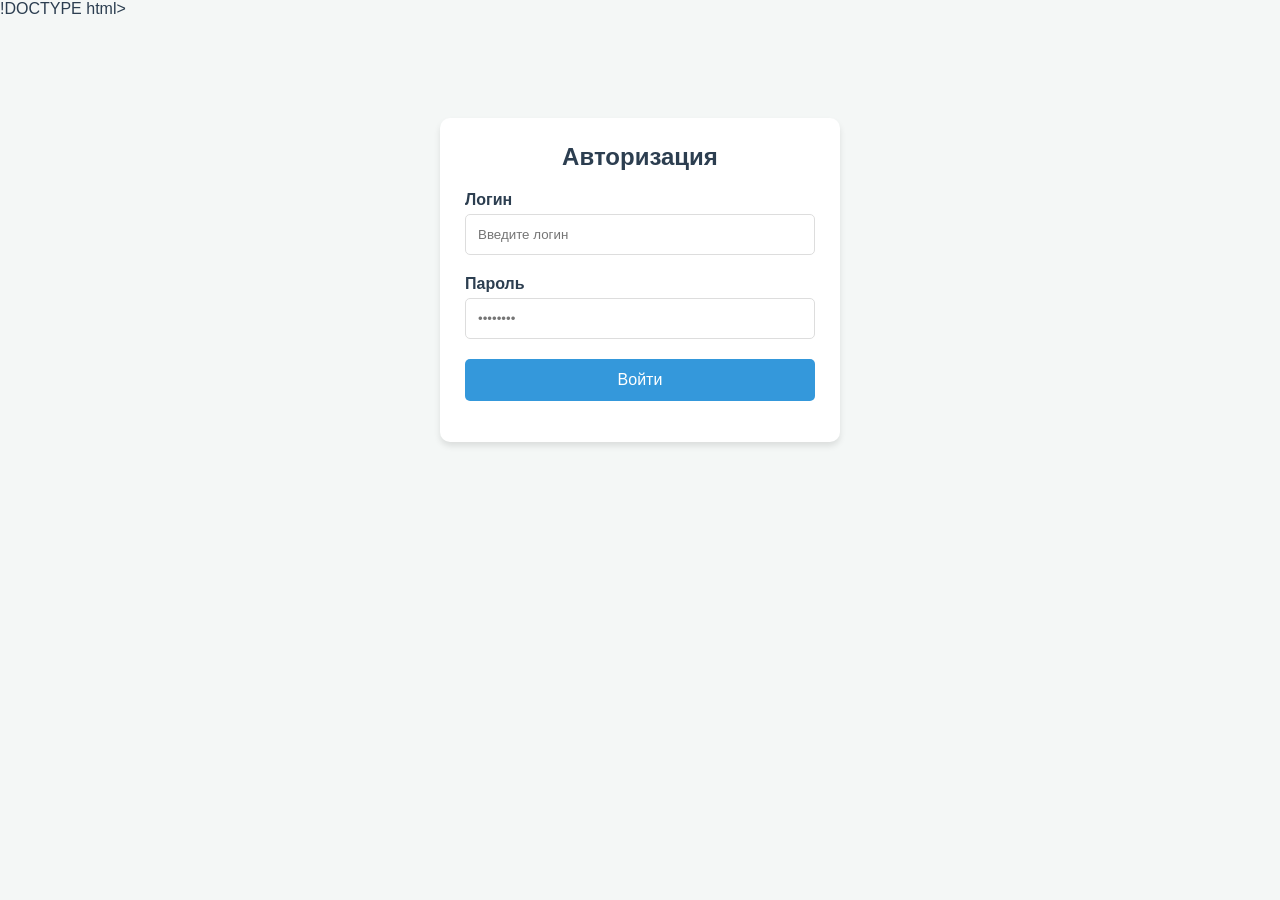
<file: Новая папка/index.html>
!DOCTYPE html>
<html lang="ru">
<head>
    <meta charset="UTF-8">
    <title>Вход в Личный Кабинет</title>
    <link rel="stylesheet" href="style.css">
</head>
<body>
    <div class="container" style="max-width: 400px; margin-top: 100px;">
        <div class="card">
            <h2 style="text-align: center;">Авторизация</h2>
            <form>
                <label>Логин</label>
                <input type="text" placeholder="Введите логин" required>

                <label>Пароль</label>
                <input type="password" placeholder="••••••••" required>

                <button type="submit">Войти</button>
            </form>
        </div>
    </div>
</body>
</html>
</file>
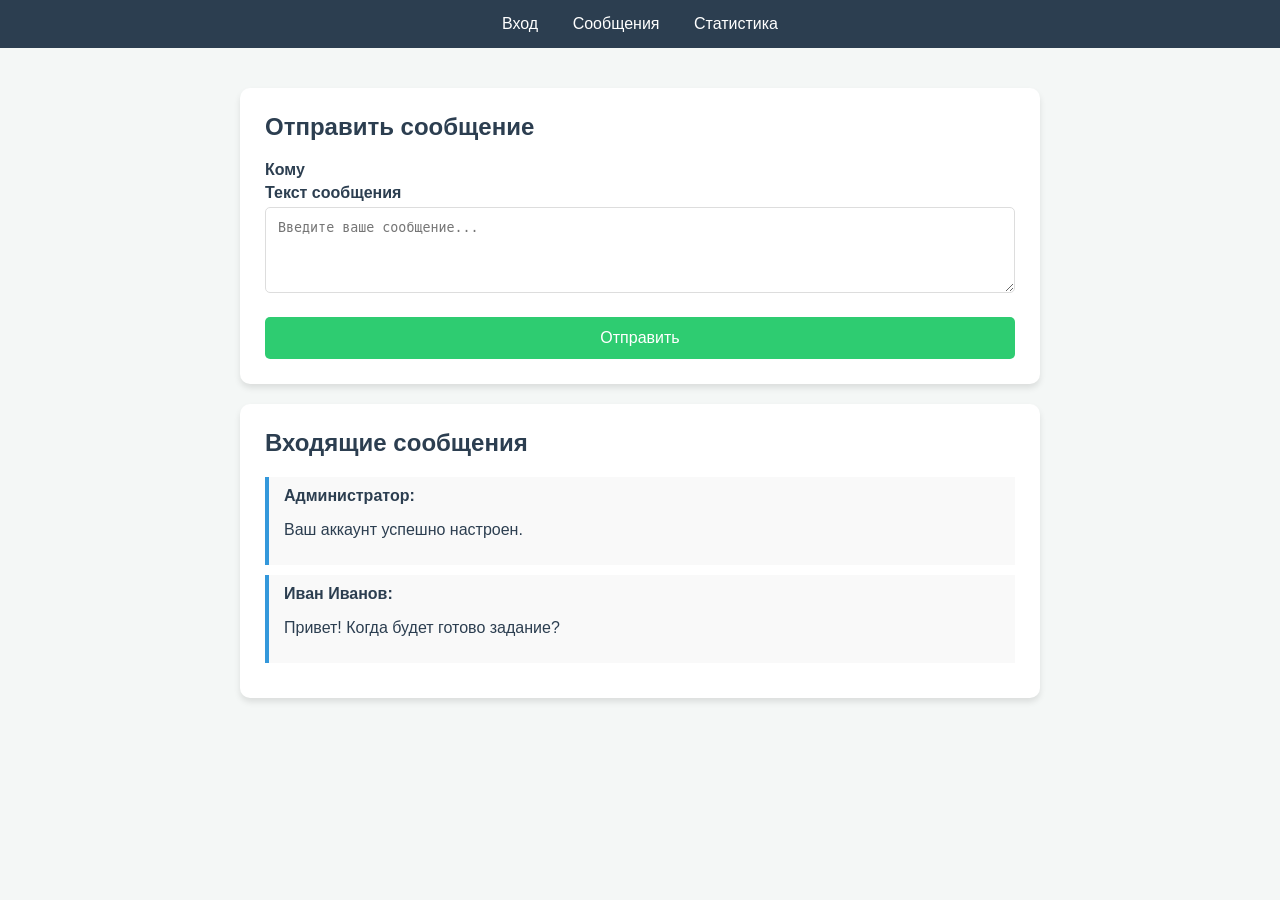
<file: Новая папка/message.html>
<!DOCTYPE html>
<html lang="ru">
<head>
    <meta charset="UTF-8">
    <title>Сообщения</title>
    <link rel="stylesheet" href="style.css">
</head>
<body>
    <nav>
        <a href="index.html">Вход</a>
        <a href="messages.html">Сообщения</a>
        <a href="stats.html">Статистика</a>
    </nav>

    <div class="container">
        <!-- Форма отправки -->
        <div class="card">
            <h2>Отправить сообщение</h2>
            <form>
                <label>Кому</label>


<label>Текст сообщения</label>
            <textarea rows="4" placeholder="Введите ваше сообщение..."></textarea>

            <button type="submit" class="btn-secondary">Отправить</button>
        </form>
    </div>

    <!-- Список входящих -->
    <div class="card">
        <h2>Входящие сообщения</h2>
        <div class="message-item">
            <strong>Администратор:</strong>
            <p>Ваш аккаунт успешно настроен.</p>
        </div>
        <div class="message-item">
            <strong>Иван Иванов:</strong>
            <p>Привет! Когда будет готово задание?</p>
        </div>
    </div>
</div>
</file>
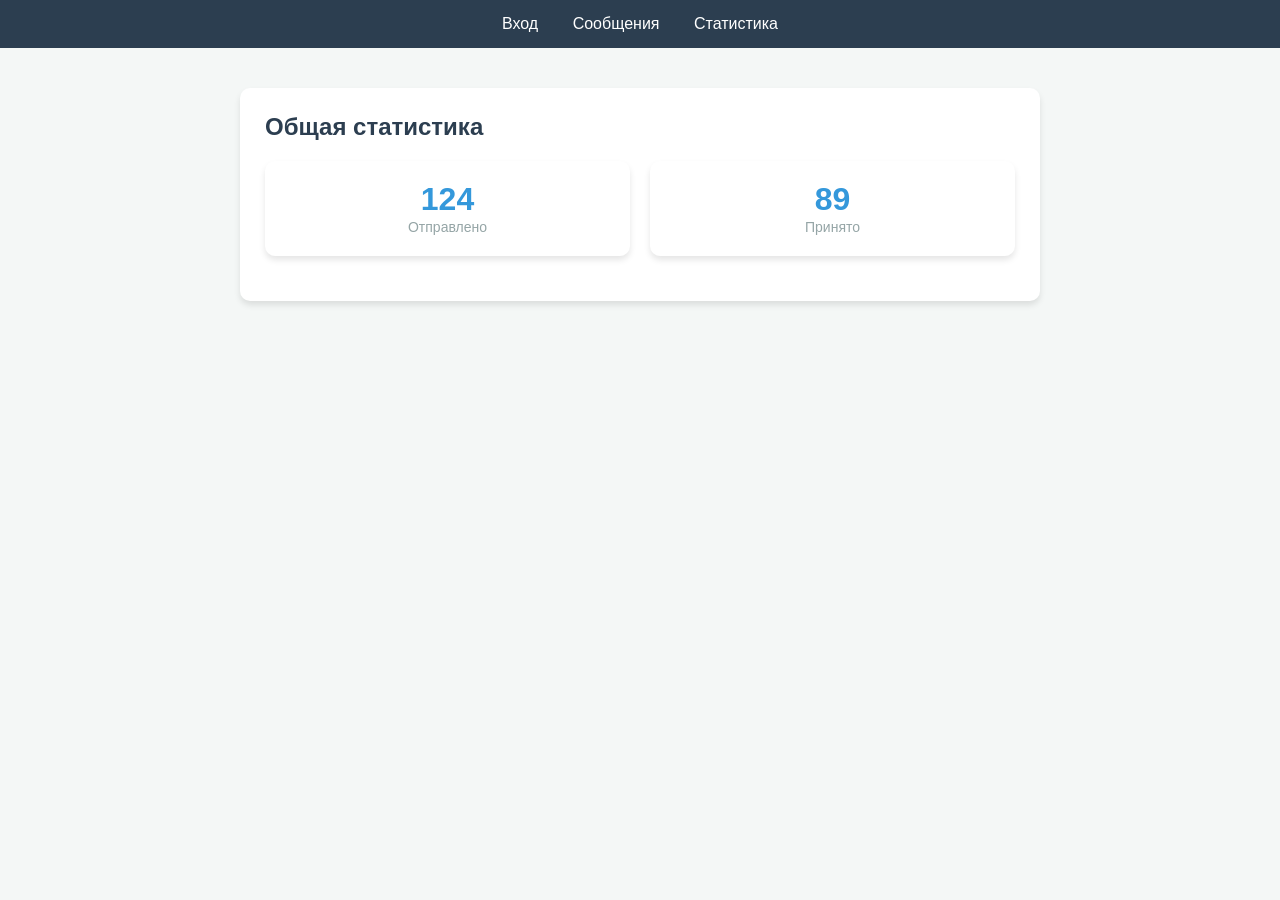
<file: Новая папка/stats.html>
<!DOCTYPE html>
<html lang="ru">
<head>
    <meta charset="UTF-8">
    <title>Статистика</title>
    <link rel="stylesheet" href="style.css">
</head>
<body>
    <nav>
        <a href="index.html">Вход</a>
        <a href="messages.html">Сообщения</a>
        <a href="stats.html">Статистика</a>
    </nav>

    <div class="container">
        <div class="card">
            <h2>Общая статистика</h2>
            <div class="stats-grid">
                <div class="stat-item card">
                    <span class="stat-number">124</span>
                    <span class="stat-label">Отправлено</span>
                </div>
                <div class="stat-item card">
                    <span class="stat-number">89</span>
                    <span class="stat-label">Принято</span>
                </div>
            </div>
        </div>
    </div>
</body>
</html>
</file>
<file: Новая папка/style.css>
:root {
    --primary: #3498db;
    --secondary: #2ecc71;
    --dark: #2c3e50;
    --light: #ecf0f1;
    --danger: #e74c3c;
    --white: #ffffff;
    --gray: #95a5a6;
}

body {
    font-family: 'Segoe UI', Tahoma, Geneva, Verdana, sans-serif;
    background-color: #f4f7f6;
    margin: 0;
    color: var(--dark);
}

/* Контейнер */
.container {
    max-width: 800px;
    margin: 40px auto;
    padding: 0 20px;
}

/* Карточки (основа дизайна) */
.card {
    background: var(--white);
    padding: 25px;
    border-radius: 10px;
    box-shadow: 0 4px 6px rgba(0,0,0,0.1);
    margin-bottom: 20px;
}

/* Навигация */
nav {
    background: var(--dark);
    padding: 15px 0;
    text-align: center;
}

nav a {
    color: var(--white);
    text-decoration: none;
    margin: 0 15px;
    font-weight: 500;
}

nav a:hover {
    color: var(--primary);
}

/* Формы */
h2 { margin-top: 0; color: var(--dark); }
label { display: block; margin-bottom: 5px; font-weight: bold; }
input, textarea {
    width: 100%;
    padding: 12px;
    margin-bottom: 20px;
    border: 1px solid #ddd;
    border-radius: 5px;
    box-sizing: border-box; /* Важно для верстки */
}

button {
    width: 100%;
    padding: 12px;
    border: none;
    border-radius: 5px;
    background: var(--primary);
    color: white;
    font-size: 16px;
    cursor: pointer;
    transition: 0.3s;
}

button:hover { opacity: 0.9; }
.btn-secondary { background: var(--secondary); }

/* Статистика */
.stats-grid {
    display: grid;
    grid-template-columns: 1fr 1fr;
    gap: 20px;
}

.stat-item {
    text-align: center;
    padding: 20px;
}

.stat-number {
    display: block;
    font-size: 32px;
    font-weight: bold;
    color: var(--primary);
}

.stat-label { color: var(--gray); font-size: 14px; }

/* Сообщения */
.message-item {
    border-left: 4px solid var(--primary);
    padding: 10px 15px;
    background: #f9f9f9;
    margin-bottom: 10px;
}
</file>
